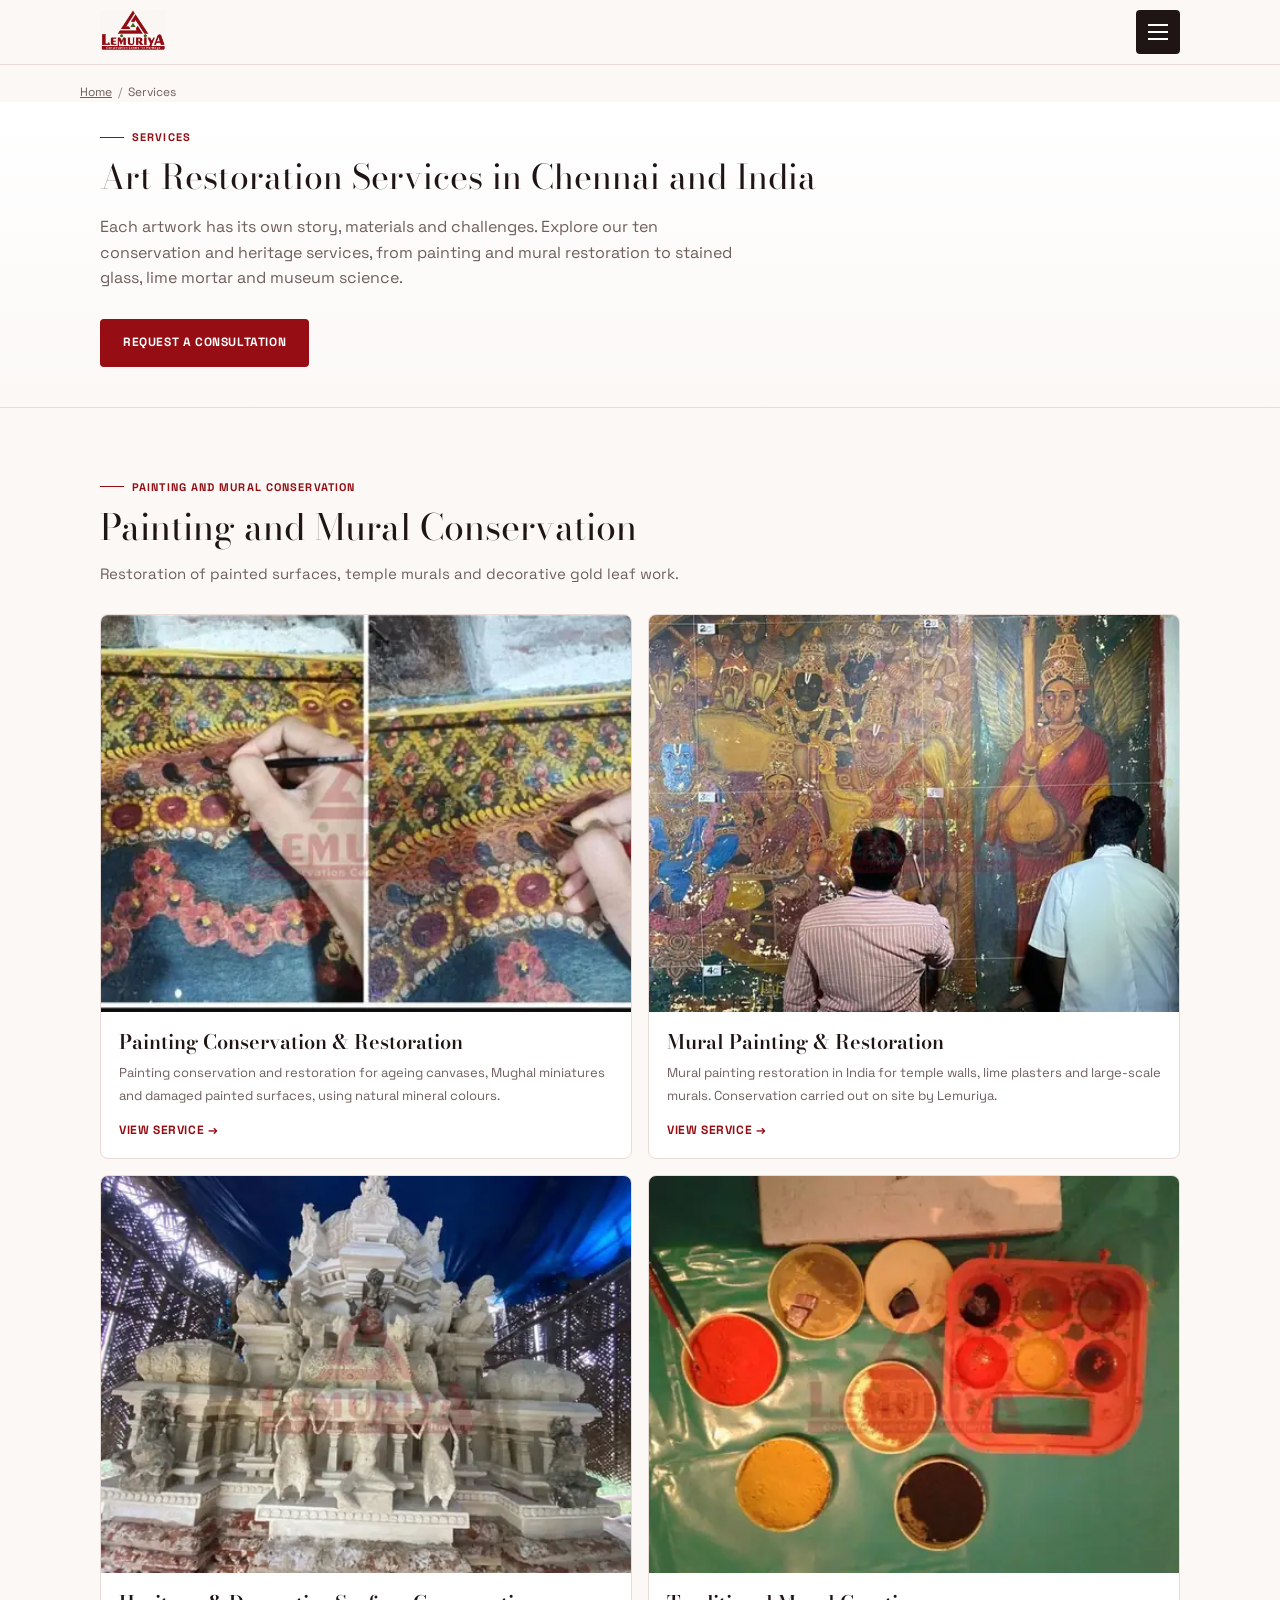
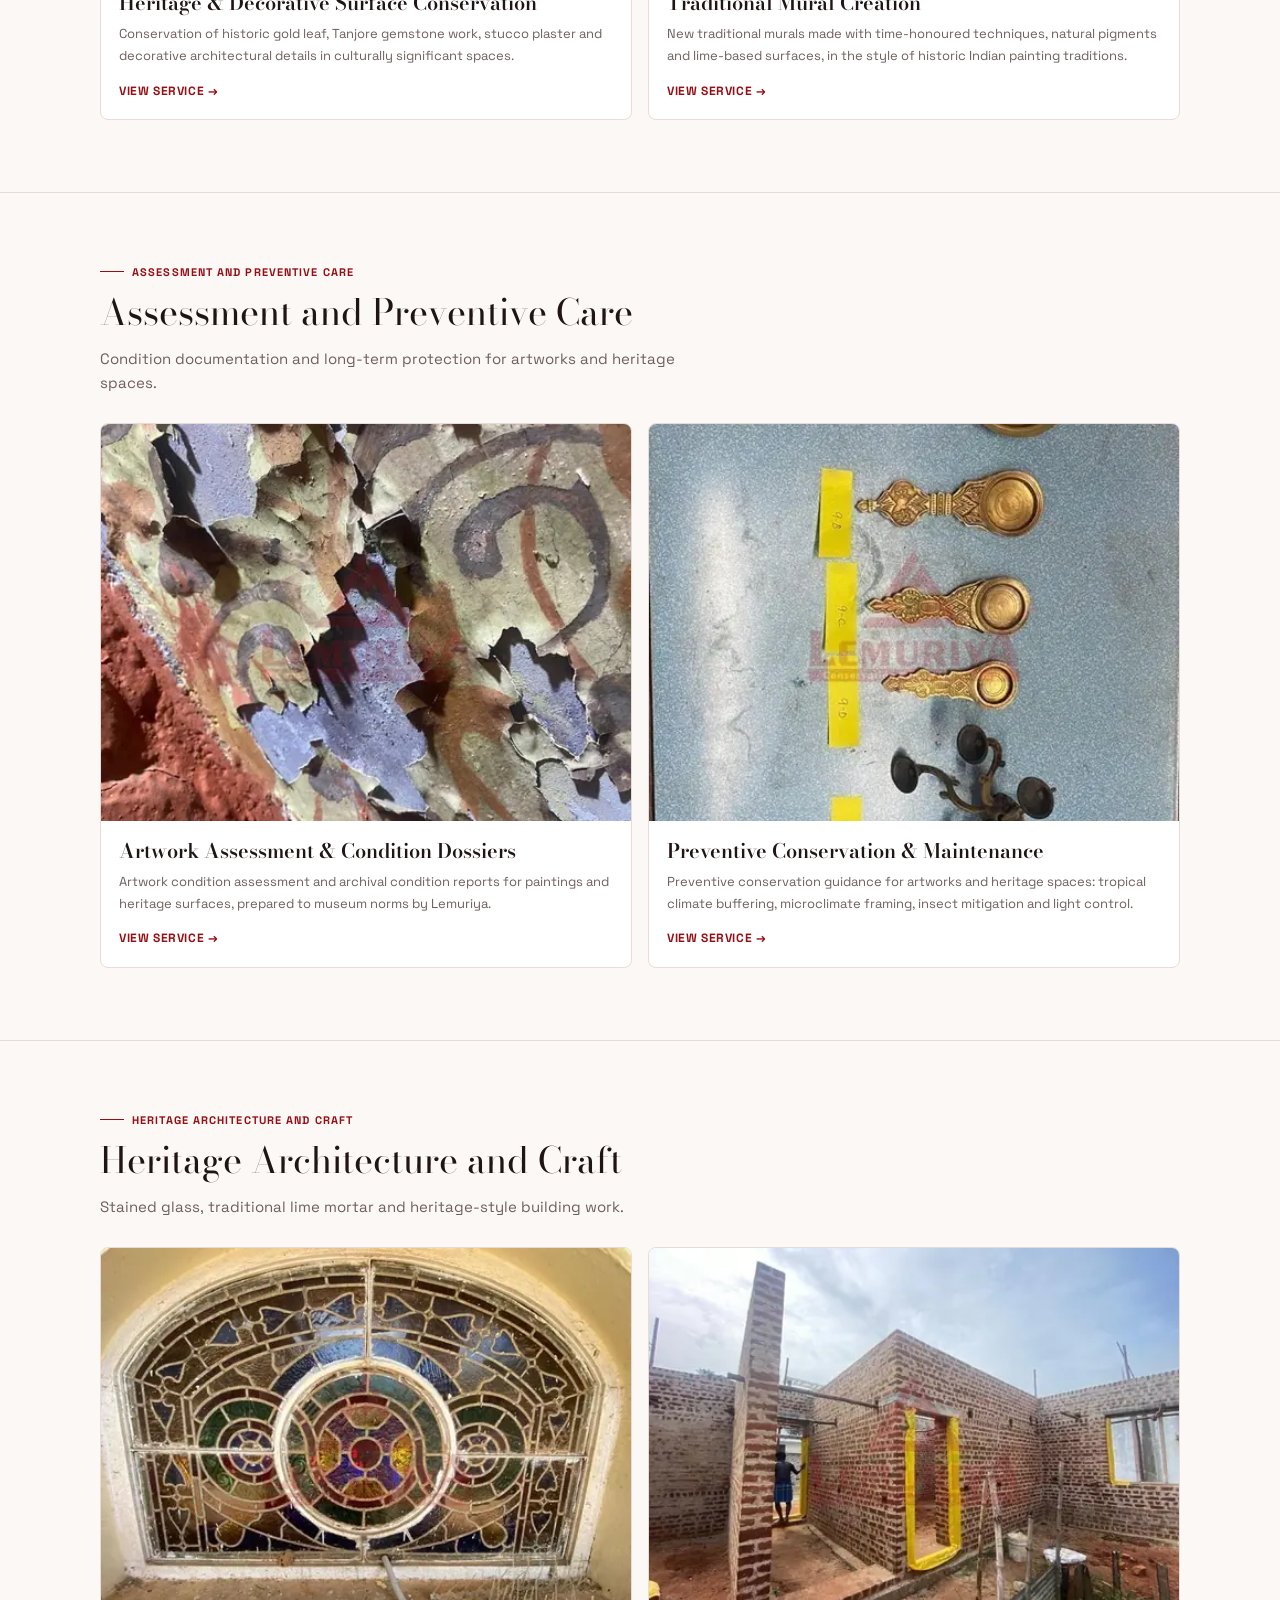
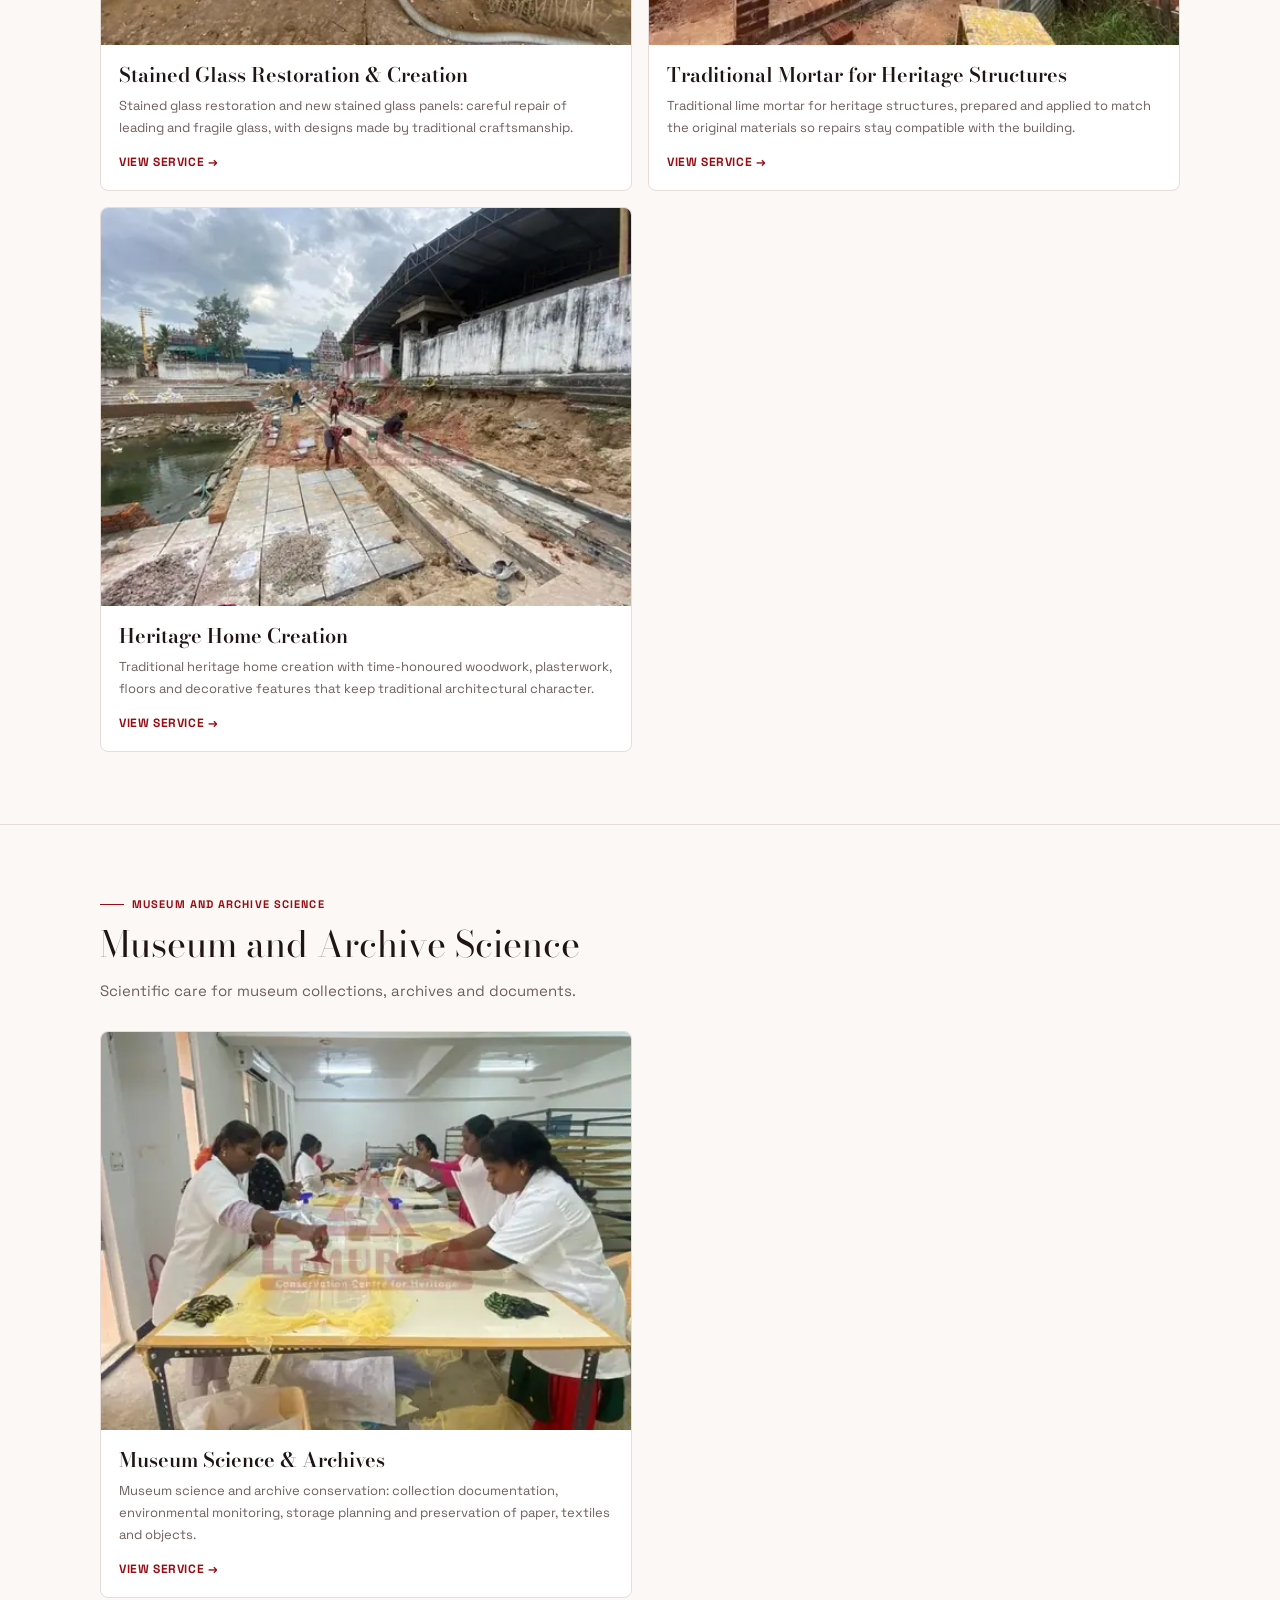
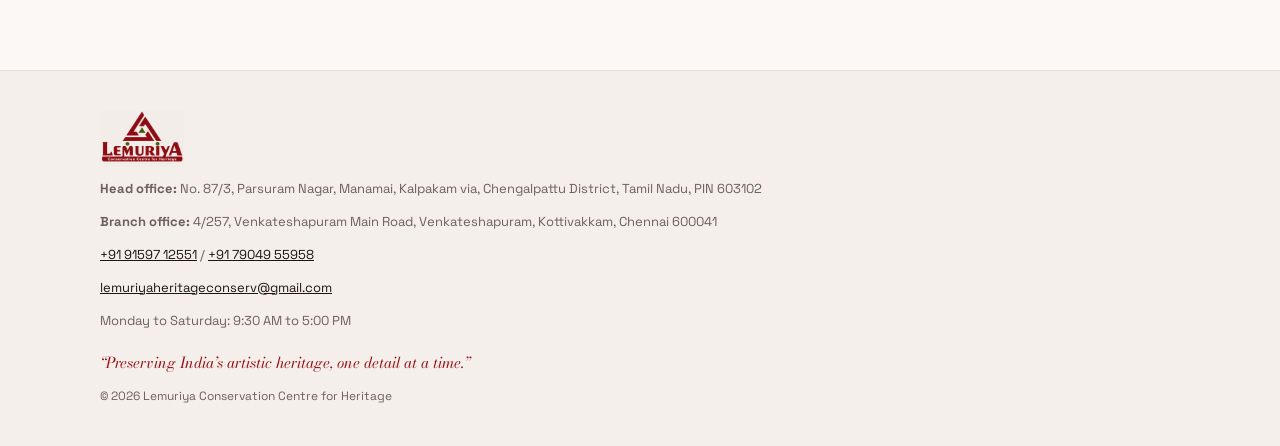
<file: services/index.html>
<!DOCTYPE html>
<html lang="en-IN">
<head>
<meta charset="UTF-8">
<meta name="viewport" content="width=device-width, initial-scale=1">
<title>Art Restoration Services in Chennai &amp; India | Lemuriya</title>
<meta name="description" content="Art restoration services in Chennai and across India from Lemuriya: painting and temple mural restoration, Tanjore gold leaf, stained glass, lime mortar and museum conservation.">
<link rel="canonical" href="https://testlemuriya.vercel.app/services">
<meta name="robots" content="index, follow">
<meta name="theme-color" content="#960d13">
<link rel="icon" type="image/png" href="/images/favicon.png">
<meta property="og:type" content="website">
<meta property="og:site_name" content="Lemuriya Conservation Centre for Heritage">
<meta property="og:title" content="Art Restoration Services in Chennai &amp; India | Lemuriya">
<meta property="og:description" content="Art restoration services in Chennai and across India from Lemuriya: painting and temple mural restoration, Tanjore gold leaf, stained glass, lime mortar and museum conservation.">
<meta property="og:url" content="https://testlemuriya.vercel.app/services">
<meta property="og:image" content="https://testlemuriya.vercel.app/images/og/services.jpg">
<meta property="og:image:width" content="1200">
<meta property="og:image:height" content="630">
<meta property="og:image:alt" content="Lemuriya art restoration services in Chennai and India">
<meta property="og:locale" content="en_IN">
<meta name="twitter:card" content="summary_large_image">
<meta name="twitter:title" content="Art Restoration Services in Chennai &amp; India | Lemuriya">
<meta name="twitter:description" content="Art restoration services in Chennai and across India from Lemuriya: painting and temple mural restoration, Tanjore gold leaf, stained glass, lime mortar and museum conservation.">
<meta name="twitter:image" content="https://testlemuriya.vercel.app/images/og/services.jpg">
<meta name="twitter:image:alt" content="Lemuriya art restoration services in Chennai and India">
<link rel="preconnect" href="https://fonts.googleapis.com">
<link rel="preconnect" href="https://fonts.gstatic.com" crossorigin>
<link href="https://fonts.googleapis.com/css2?family=Bodoni+Moda:ital,wght@0,400;0,600;1,400&family=Space+Grotesk:wght@400;500;700&display=swap" rel="stylesheet">
<link rel="stylesheet" href="/styles.css">
<script type="application/ld+json">
{
 "@context": "https://schema.org",
 "@graph": [
  {
   "@type": "Organization",
   "@id": "https://testlemuriya.vercel.app/#organization",
   "name": "Lemuriya Conservation Centre for Heritage",
   "url": "https://testlemuriya.vercel.app/",
   "logo": "https://testlemuriya.vercel.app/images/lemuriya-logo.png",
   "email": "lemuriyaheritageconserv@gmail.com",
   "telephone": "+91 91597 12551",
   "areaServed": {
    "@type": "Country",
    "name": "India"
   }
  },
  {
   "@type": "CollectionPage",
   "@id": "https://testlemuriya.vercel.app/services#hub",
   "name": "Art Restoration Services in Chennai and India",
   "url": "https://testlemuriya.vercel.app/services",
   "provider": {
    "@id": "https://testlemuriya.vercel.app/#organization"
   }
  },
  {
   "@type": "BreadcrumbList",
   "itemListElement": [
    {
     "@type": "ListItem",
     "position": 1,
     "name": "Home",
     "item": "https://testlemuriya.vercel.app/"
    },
    {
     "@type": "ListItem",
     "position": 2,
     "name": "Services",
     "item": "https://testlemuriya.vercel.app/services"
    }
   ]
  }
 ]
}
</script>
</head>
<body>
<a class="skip-link" href="#main">Skip to content</a>
<header class="site-header">
  <div class="container">
    <a class="brand" href="/" aria-label="Lemuriya Conservation Centre for Heritage, back to top">
      <img src="/images/lemuriya-logo.png" alt="Lemuriya Conservation Centre for Heritage logo" width="480" height="320">
    </a>
    <button class="menu-toggle" type="button" id="menuToggle" aria-expanded="false" aria-controls="menuPanel" aria-label="Open menu">
      <span></span><span></span><span></span>
    </button>
  </div>
  <div class="menu-panel" id="menuPanel">
    <ul>
      <li><a href="/">Home</a></li>
      <li><a href="/#about">About</a></li>
      <li><a href="/#team">Team</a></li>
      <li><a href="/#services">Services</a></li>
      <li><a href="/#projects">Projects</a></li>
      <li><a href="/#testimonials">Testimonials</a></li>
      <li><a href="/#contact">Contact</a></li>
    </ul>
  </div>
</header>
<main id="main">
  <nav class="breadcrumb container" aria-label="Breadcrumb">
    <ol>
      <li><a href="/">Home</a></li>
      <li aria-current="page">Services</li>
    </ol>
  </nav>
  <section class="page-hero" style="border-top:0">
    <div class="container">
      <div class="eyebrow">Services</div>
      <h1>Art Restoration Services in Chennai and India</h1>
      <p class="lede lede-lg">Each artwork has its own story, materials and challenges. Explore our ten conservation and heritage services, from painting and mural restoration to stained glass, lime mortar and museum science.</p>
      <div class="btn-row"><a class="btn btn-primary" href="/#contact">Request a consultation</a></div>
    </div>
  </section>

  <section>
    <div class="container">
      <div class="eyebrow">Painting and Mural Conservation</div>
      <h2 class="h2">Painting and Mural Conservation</h2>
      <p class="lede">Restoration of painted surfaces, temple murals and decorative gold leaf work.</p>
      <div class="service-index-grid">
        <a class="service-index-card" href="/services/painting-conservation">
          <img src="/images/painting-conservation-1.webp" srcset="/images/painting-conservation-1-480.webp 480w, /images/painting-conservation-1.webp 700w" sizes="(min-width:720px) 33vw, 100vw" alt="Hands painting fine detail with a brush on a traditional mural panel" width="700" height="469" loading="lazy" decoding="async">
          <div class="body">
            <h3>Painting Conservation &amp; Restoration</h3>
            <p>Painting conservation and restoration for ageing canvases, Mughal miniatures and damaged painted surfaces, using natural mineral colours.</p>
            <span class="card-link">View service &rarr;</span>
          </div>
        </a>
        <a class="service-index-card" href="/services/mural-restoration">
          <img src="/images/mural-restoration-1.webp" srcset="/images/mural-restoration-1-480.webp 480w, /images/mural-restoration-1.webp 700w" sizes="(min-width:720px) 33vw, 100vw" alt="Conservators examining a painted temple mural with figures of deities" width="700" height="525" loading="lazy" decoding="async">
          <div class="body">
            <h3>Mural Painting &amp; Restoration</h3>
            <p>Mural painting restoration in India for temple walls, lime plasters and large-scale murals. Conservation carried out on site by Lemuriya.</p>
            <span class="card-link">View service &rarr;</span>
          </div>
        </a>
        <a class="service-index-card" href="/services/decorative-surface-conservation">
          <img src="/images/decorative-surface-conservation-1.webp" srcset="/images/decorative-surface-conservation-1-480.webp 480w, /images/decorative-surface-conservation-1.webp 700w" sizes="(min-width:720px) 33vw, 100vw" alt="White stone temple shrine with carved figures, covered by a blue canopy" width="700" height="525" loading="lazy" decoding="async">
          <div class="body">
            <h3>Heritage &amp; Decorative Surface Conservation</h3>
            <p>Conservation of historic gold leaf, Tanjore gemstone work, stucco plaster and decorative architectural details in culturally significant spaces.</p>
            <span class="card-link">View service &rarr;</span>
          </div>
        </a>
        <a class="service-index-card" href="/services/traditional-mural-creation">
          <img src="/images/traditional-mural-creation-1.webp" srcset="/images/traditional-mural-creation-1-480.webp 480w, /images/traditional-mural-creation-1.webp 700w" sizes="(min-width:720px) 33vw, 100vw" alt="Natural mineral pigments in small bowls on a green work surface" width="700" height="525" loading="lazy" decoding="async">
          <div class="body">
            <h3>Traditional Mural Creation</h3>
            <p>New traditional murals made with time-honoured techniques, natural pigments and lime-based surfaces, in the style of historic Indian painting traditions.</p>
            <span class="card-link">View service &rarr;</span>
          </div>
        </a>
      </div>
    </div>
  </section>
  <section>
    <div class="container">
      <div class="eyebrow">Assessment and Preventive Care</div>
      <h2 class="h2">Assessment and Preventive Care</h2>
      <p class="lede">Condition documentation and long-term protection for artworks and heritage spaces.</p>
      <div class="service-index-grid">
        <a class="service-index-card" href="/services/artwork-assessment">
          <img src="/images/artwork-assessment-1.webp" srcset="/images/artwork-assessment-1-480.webp 480w, /images/artwork-assessment-1.webp 700w" sizes="(min-width:720px) 33vw, 100vw" alt="Close-up of flaking paint and exposed plaster on an old painted surface" width="700" height="525" loading="lazy" decoding="async">
          <div class="body">
            <h3>Artwork Assessment &amp; Condition Dossiers</h3>
            <p>Artwork condition assessment and archival condition reports for paintings and heritage surfaces, prepared to museum norms by Lemuriya.</p>
            <span class="card-link">View service &rarr;</span>
          </div>
        </a>
        <a class="service-index-card" href="/services/preventive-conservation">
          <img src="/images/preventive-conservation-1.webp" srcset="/images/preventive-conservation-1-480.webp 480w, /images/preventive-conservation-1.webp 525w" sizes="(min-width:720px) 33vw, 100vw" alt="Brass lamps and ritual objects laid out with yellow labels for documentation" width="525" height="700" loading="lazy" decoding="async">
          <div class="body">
            <h3>Preventive Conservation &amp; Maintenance</h3>
            <p>Preventive conservation guidance for artworks and heritage spaces: tropical climate buffering, microclimate framing, insect mitigation and light control.</p>
            <span class="card-link">View service &rarr;</span>
          </div>
        </a>
      </div>
    </div>
  </section>
  <section>
    <div class="container">
      <div class="eyebrow">Heritage Architecture and Craft</div>
      <h2 class="h2">Heritage Architecture and Craft</h2>
      <p class="lede">Stained glass, traditional lime mortar and heritage-style building work.</p>
      <div class="service-index-grid">
        <a class="service-index-card" href="/services/stained-glass-restoration">
          <img src="/images/stained-glass-restoration-1.webp" srcset="/images/stained-glass-restoration-1-480.webp 480w, /images/stained-glass-restoration-1.webp 700w" sizes="(min-width:720px) 33vw, 100vw" alt="Arched stained glass window with a central medallion under restoration" width="700" height="525" loading="lazy" decoding="async">
          <div class="body">
            <h3>Stained Glass Restoration &amp; Creation</h3>
            <p>Stained glass restoration and new stained glass panels: careful repair of leading and fragile glass, with designs made by traditional craftsmanship.</p>
            <span class="card-link">View service &rarr;</span>
          </div>
        </a>
        <a class="service-index-card" href="/services/traditional-lime-mortar">
          <img src="/images/traditional-lime-mortar-1.webp" srcset="/images/traditional-lime-mortar-1-480.webp 480w, /images/traditional-lime-mortar-1.webp 700w" sizes="(min-width:720px) 33vw, 100vw" alt="Brick walls under construction with a yellow door frame and open sky" width="700" height="525" loading="lazy" decoding="async">
          <div class="body">
            <h3>Traditional Mortar for Heritage Structures</h3>
            <p>Traditional lime mortar for heritage structures, prepared and applied to match the original materials so repairs stay compatible with the building.</p>
            <span class="card-link">View service &rarr;</span>
          </div>
        </a>
        <a class="service-index-card" href="/services/heritage-home-creation">
          <img src="/images/heritage-home-creation-1.webp" srcset="/images/heritage-home-creation-1-480.webp 480w, /images/heritage-home-creation-1.webp 700w" sizes="(min-width:720px) 33vw, 100vw" alt="Stone steps being restored beside a temple tank with a covered colonnade" width="700" height="525" loading="lazy" decoding="async">
          <div class="body">
            <h3>Heritage Home Creation</h3>
            <p>Traditional heritage home creation with time-honoured woodwork, plasterwork, floors and decorative features that keep traditional architectural character.</p>
            <span class="card-link">View service &rarr;</span>
          </div>
        </a>
      </div>
    </div>
  </section>
  <section>
    <div class="container">
      <div class="eyebrow">Museum and Archive Science</div>
      <h2 class="h2">Museum and Archive Science</h2>
      <p class="lede">Scientific care for museum collections, archives and documents.</p>
      <div class="service-index-grid">
        <a class="service-index-card" href="/services/museum-science-archives">
          <img src="/images/museum-science-archives-1.webp" srcset="/images/museum-science-archives-1-480.webp 480w, /images/museum-science-archives-1.webp 700w" sizes="(min-width:720px) 33vw, 100vw" alt="Staff seated at long tables working with pigments and materials in a lab" width="700" height="525" loading="lazy" decoding="async">
          <div class="body">
            <h3>Museum Science &amp; Archives</h3>
            <p>Museum science and archive conservation: collection documentation, environmental monitoring, storage planning and preservation of paper, textiles and objects.</p>
            <span class="card-link">View service &rarr;</span>
          </div>
        </a>
      </div>
    </div>
  </section>
</main>

<footer class="site-footer">
  <div class="container f-grid">
    <img src="/images/lemuriya-logo.png" alt="Lemuriya Conservation Centre for Heritage logo" width="480" height="320" style="height:56px;width:auto;mix-blend-mode:multiply;justify-self:start" loading="lazy">
    <div class="f-row"><strong>Head office:</strong> No. 87/3, Parsuram Nagar, Manamai, Kalpakam via, Chengalpattu District, Tamil Nadu, PIN 603102</div>
    <div class="f-row"><strong>Branch office:</strong> 4/257, Venkateshapuram Main Road, Venkateshapuram, Kottivakkam, Chennai 600041</div>
    <div class="f-row"><a href="tel:+919159712551">+91 91597 12551</a> / <a href="tel:+917904955958">+91 79049 55958</a></div>
    <div class="f-row"><a href="mailto:lemuriyaheritageconserv@gmail.com">lemuriyaheritageconserv@gmail.com</a></div>
    <div class="f-row">Monday to Saturday: 9:30 AM to 5:00 PM</div>
    <p class="closing-sm">&ldquo;Preserving India&rsquo;s artistic heritage, one detail at a time.&rdquo;</p>
    <small>&copy; 2026 Lemuriya Conservation Centre for Heritage</small>
  </div>
</footer>

<script src="/main.js" defer></script>
</body>
</html>
</file>
<file: styles.css>
:root {
    --gold-rgb: 150, 13, 19;
    --gold-text: #960d13;
    --bg-rgb: 251, 248, 246;
    --bg: #fbf8f6;
    --bg-alt: #f5efeb;
    --surface: #ffffff;
    --border: #e8dcd8;
    --gold: #960d13;
    --ink: #1f1514;
    --muted: #6e5f5c;
    --placeholder: #97918d;
    --success: #2f6b3a;
    --error: #9b2c2c;
    --serif: 'Bodoni Moda', Georgia, 'Times New Roman', serif;
    --sans: 'Space Grotesk', system-ui, -apple-system, 'Segoe UI', sans-serif;
  }

  * { box-sizing: border-box; }
  html { scroll-behavior: smooth; }
  body {
    margin: 0;
    background: var(--bg);
    color: var(--ink);
    font-family: var(--sans);
    font-size: 15px;
    line-height: 1.6;
    -webkit-font-smoothing: antialiased;
  }
  img { max-width: 100%; display: block; }
  a { color: inherit; }
  h1, h2, h3 { font-family: var(--serif); font-weight: 400; margin: 0; line-height: 1.2; }
  p { margin: 0; }

  .container { width: 100%; max-width: 1120px; margin: 0 auto; padding: 0 20px; }
  section { padding: 56px 0; border-top: 1px solid var(--border); }
  section[id] { scroll-margin-top: 72px; }
  .section-alt { background: var(--bg-alt); }

  .eyebrow {
    display: flex;
    align-items: center;
    gap: 8px;
    font-weight: 700;
    font-size: 11px;
    line-height: 14px;
    letter-spacing: 1.1px;
    text-transform: uppercase;
    color: var(--gold-text);
    margin-bottom: 12px;
  }
  .eyebrow::before { content: ""; width: 24px; height: 1px; background: var(--gold); }
  .h2 { font-size: 28px; line-height: 34px; color: var(--ink); margin-bottom: 14px; }
  .lede { color: var(--muted); max-width: 60ch; margin-bottom: 28px; }

  /* Buttons */
  .btn {
    display: inline-flex;
    align-items: center;
    justify-content: center;
    height: 48px;
    padding: 0 22px;
    border-radius: 4px;
    font-weight: 700;
    font-size: 12px;
    letter-spacing: 0.6px;
    text-transform: uppercase;
    text-decoration: none;
    border: 1px solid transparent;
    cursor: pointer;
    font-family: var(--sans);
    width: 100%;
  }
  .btn-primary { background: var(--gold); color: #fff; }
  .btn-dark { background: var(--ink); color: #fff; border: 0; }
  .btn-outline { background: var(--surface); color: var(--ink); border-color: var(--border); }
  .btn-soft { background: rgba(var(--gold-rgb), 0.1); color: var(--gold); border-color: rgba(var(--gold-rgb), 0.25); }
  .btn:disabled { opacity: 0.6; cursor: wait; }

  /* Header */
  .site-header {
    position: sticky;
    top: 0;
    z-index: 10;
    background: rgba(var(--bg-rgb), 0.94);
    backdrop-filter: blur(8px);
    border-bottom: 1px solid var(--border);
  }
  .site-header .container {
    display: flex;
    align-items: center;
    justify-content: space-between;
    height: 64px;
  }
  .brand { display: inline-flex; align-items: center; text-decoration: none; }
  .brand img { height: 44px; width: auto; mix-blend-mode: multiply; }

  .menu-toggle {
    width: 44px;
    height: 44px;
    display: flex;
    flex-direction: column;
    align-items: center;
    justify-content: center;
    gap: 5px;
    background: var(--ink);
    border: 0;
    border-radius: 4px;
    cursor: pointer;
    padding: 0;
  }
  .menu-toggle span {
    display: block;
    width: 20px;
    height: 2px;
    background: #fff;
    transition: transform 0.25s ease, opacity 0.25s ease;
  }
  .menu-toggle[aria-expanded="true"] span:nth-child(1) { transform: translateY(7px) rotate(45deg); }
  .menu-toggle[aria-expanded="true"] span:nth-child(2) { opacity: 0; }
  .menu-toggle[aria-expanded="true"] span:nth-child(3) { transform: translateY(-7px) rotate(-45deg); }

  .menu-panel {
    display: none;
    border-top: 1px solid var(--border);
    background: var(--bg);
  }
  .menu-panel.open { display: block; }
  .menu-panel ul { list-style: none; margin: 0; padding: 8px 20px 16px; max-width: 1120px; margin-left: auto; margin-right: auto; }
  .menu-panel a {
    display: block;
    padding: 14px 0;
    border-bottom: 1px solid rgba(229, 226, 220, 0.6);
    font-size: 13px;
    font-weight: 500;
    letter-spacing: 0.8px;
    text-transform: uppercase;
    text-decoration: none;
    color: var(--ink);
  }
  .menu-panel li:last-child a { border-bottom: 0; }
  .menu-panel a:hover, .menu-panel a:focus-visible { color: var(--gold); outline: none; }

  /* Hero */
  .hero {
    background: linear-gradient(to bottom, #fff, var(--bg));
    padding: 40px 0 48px;
    border-top: 0;
  }
  .hero h1 { font-size: 34px; line-height: 42px; margin-bottom: 18px; }
  .hero h1 em { color: var(--gold); }
  .hero .narrative { color: var(--muted); max-width: 56ch; margin-bottom: 28px; }
  .hero .cta { margin-bottom: 20px; }
  .trust { text-align: center; font-size: 11px; line-height: 16px; letter-spacing: 0.3px; color: var(--muted); font-weight: 500; }
  .placeholder-img {
    aspect-ratio: 4 / 3;
    background: linear-gradient(135deg, #efeae1, #e2dccf);
    border: 1px solid var(--border);
    border-radius: 8px;
    display: flex;
    align-items: center;
    justify-content: center;
    color: var(--muted);
    font-size: 12px;
    letter-spacing: 0.6px;
    text-transform: uppercase;
    text-align: center;
    padding: 16px;
    box-shadow: 0 4px 20px rgba(25, 24, 23, 0.06);
  }
  .team-grid { display: grid; gap: 16px; align-items: center; }
  #team { padding-bottom: 32px; }
  .team-more { display: none; grid-template-columns: 1fr; gap: 14px; margin-top: 16px; }
  .team-more.open { display: grid; }
  .profile { background: var(--surface); border: 1px solid var(--border); border-radius: 8px; padding: 18px; display: flex; gap: 14px; align-items: flex-start; }
  .avatar-lg { width: 120px; height: 120px; overflow: hidden; border-radius: 10px; background: rgba(var(--gold-rgb), 0.1); border: 1px solid rgba(var(--gold-rgb), 0.2); color: var(--gold); display: flex; align-items: center; justify-content: center; font-size: 22px; flex-shrink: 0; }
  .avatar-lg img { width: 100%; height: 100%; object-fit: cover; border-radius: 10px; }
  .profile h3 { font-size: 18px; font-weight: 600; margin-bottom: 2px; }
  .profile .role { font-size: 11px; letter-spacing: 0.55px; text-transform: uppercase; color: var(--gold-text); font-weight: 700; margin-bottom: 8px; }
  .profile p { font-size: 13px; line-height: 1.7; color: var(--muted); }
  @media (min-width: 720px) { .team-more { grid-template-columns: repeat(3, 1fr); } }
  .team-img { width: 100%; height: auto; border-radius: 8px; border: 1px solid var(--border); box-shadow: 0 4px 20px rgba(25, 24, 23, 0.06); }
  .hero-img { width: 100%; height: auto; border-radius: 8px; border: 1px solid var(--border); box-shadow: 0 4px 20px rgba(25, 24, 23, 0.06); margin-top: 32px; }

  /* About */
  .about-grid { display: grid; gap: 40px; }
  .about-copy p + p { margin-top: 14px; }
  .about-copy p { color: var(--muted); }
  .callout {
    position: relative;
    background: var(--surface);
    border: 1px solid var(--border);
    border-radius: 8px;
    padding: 24px 24px 24px 30px;
    margin-top: 28px;
    overflow: hidden;
  }
  .callout::before {
    content: "";
    position: absolute;
    left: 0; top: 0; bottom: 0;
    width: 6px;
    background: var(--gold);
  }
  .callout .label { font-weight: 700; font-size: 12px; letter-spacing: 0.6px; text-transform: uppercase; color: var(--gold-text); margin-bottom: 8px; }
  .callout blockquote { margin: 0; font-family: var(--serif); font-size: 18px; line-height: 1.5; }
  .about-actions { margin-top: 28px; }

  /* Services */
  .service-grid { display: grid; gap: 14px; margin-bottom: 28px; }
  .service-card {
    background: var(--surface);
    border: 1px solid var(--border);
    border-radius: 8px;
    padding: 20px;
    display: flex;
    flex-direction: column;
    gap: 8px;
  }
  .service-top {
    display: flex;
    justify-content: space-between;
    align-items: baseline;
    gap: 12px;
  }
  .service-num { font-family: var(--serif); font-size: 20px; color: var(--gold); }
  .service-tag { font-size: 11px; letter-spacing: 0.55px; text-transform: uppercase; color: var(--muted); font-weight: 500; text-align: right; }
  .service-card h3 { font-size: 20px; font-weight: 600; margin-top: 4px; }
  .service-card p { font-size: 13px; line-height: 1.7; color: var(--muted); }
  .service-gallery { display: grid; grid-template-columns: repeat(3, 1fr); gap: 6px; margin-top: 12px; }
  .service-gallery img { width: 100%; height: auto; border-radius: 4px; border: 1px solid var(--border); }
  .service-card.extra { display: none; }
  .case.extra-case { display: none; }
  .case-grid.expanded .case.extra-case { display: block; }
  .service-grid.expanded .service-card.extra { display: flex; }

  /* Featured projects */
  .case { background: var(--surface); border: 1px solid var(--border); border-radius: 8px; padding: 18px; margin-bottom: 20px; }
  .case-meta { display: flex; justify-content: space-between; gap: 12px; font-size: 11px; letter-spacing: 1.1px; text-transform: uppercase; }
  .case-meta .k { color: var(--gold); font-weight: 700; }
  .case-meta .v { color: var(--muted); font-weight: 500; text-align: right; letter-spacing: 0.4px; }
  .case h3 { font-size: 20px; font-weight: 600; margin: 14px 0 10px; }
  .case > p { font-size: 13px; line-height: 1.7; color: var(--muted); margin-bottom: 16px; }
  .toggle {
    display: flex;
    gap: 4px;
    background: var(--bg-alt);
    border: 1px solid var(--border);
    border-radius: 4px;
    padding: 5px;
    margin-bottom: 12px;
  }
  .toggle button {
    flex: 1;
    border: 0;
    background: transparent;
    padding: 8px 0;
    border-radius: 4px;
    font-family: var(--sans);
    font-weight: 700;
    font-size: 11px;
    letter-spacing: 0.55px;
    text-transform: uppercase;
    color: var(--muted);
    cursor: pointer;
  }
  .toggle button[aria-pressed="true"] { background: var(--gold); color: #fff; }
  .state-tag {
    display: inline-block;
    background: var(--bg);
    border: 1px solid var(--border);
    border-radius: 4px;
    padding: 5px 11px;
    font-size: 11px;
    font-weight: 500;
    letter-spacing: 0.6px;
    text-transform: uppercase;
    color: var(--ink);
    margin-bottom: 12px;
  }
  .after-note { background: var(--bg); border: 1px solid var(--border); border-radius: 4px; padding: 11px; font-size: 13px; line-height: 1.6; color: var(--muted); }
  .after-note strong { color: var(--ink); }

  /* Achievements */
  .metrics { display: grid; gap: 12px; margin-bottom: 28px; }
  .metric {
    background: var(--surface);
    border: 1px solid var(--border);
    border-radius: 8px;
    padding: 18px;
    display: flex;
    gap: 16px;
    align-items: flex-start;
  }
  .metric-num { font-family: var(--serif); font-size: 28px; line-height: 1.1; color: var(--ink); }
  .metric-label { font-size: 11px; font-weight: 700; letter-spacing: 0.55px; text-transform: uppercase; color: var(--gold-text); margin: 4px 0 6px; }
  .metric-desc { font-size: 13px; line-height: 1.6; color: var(--muted); }
  .awards { background: var(--surface); border: 1px solid var(--border); border-radius: 8px; padding: 18px; }
  .awards-title { font-size: 12px; font-weight: 700; letter-spacing: 0.6px; text-transform: uppercase; color: var(--gold-text); margin-bottom: 12px; }
  .awards ul { list-style: none; margin: 0; padding: 0; }
  .awards li { display: flex; gap: 10px; padding: 10px 0; border-bottom: 1px solid rgba(229, 226, 220, 0.6); font-size: 13px; line-height: 1.6; }
  .awards li:last-child { border-bottom: 0; padding-bottom: 0; }
  .awards li::before { content: "\203A"; color: var(--gold); font-weight: 700; }
  .awards li strong { color: var(--ink); }

  /* Testimonials */
  .testimonials { display: grid; gap: 16px; }
  .testimonial { background: var(--surface); border: 1px solid var(--border); border-radius: 8px; padding: 20px; }
  .stars { color: var(--gold); letter-spacing: 3px; font-size: 13px; margin-bottom: 12px; }
  .testimonial blockquote { margin: 0 0 16px; font-size: 15px; line-height: 1.7; color: var(--ink); }
  .author { display: flex; align-items: center; gap: 12px; }
  .avatar {
    width: 36px; height: 36px;
    border-radius: 9999px;
    background: rgba(var(--gold-rgb), 0.1);
    border: 1px solid rgba(var(--gold-rgb), 0.2);
    color: var(--gold);
    font-weight: 700;
    font-size: 13px;
    display: flex; align-items: center; justify-content: center;
    flex-shrink: 0;
  }
  .author-name { font-weight: 700; font-size: 12px; letter-spacing: 0.6px; }
  .author-role { font-size: 11px; color: var(--muted); letter-spacing: 0.3px; }

  /* Contact / footer */
  .contact-grid { display: grid; gap: 28px; }
  .intake {
    background: var(--bg);
    border: 1px solid var(--border);
    border-radius: 8px;
    padding: 20px;
  }
  .intake form { display: flex; flex-direction: column; gap: 16px; }
  .intake label {
    display: block;
    font-weight: 700;
    font-size: 11px;
    letter-spacing: 0.55px;
    text-transform: uppercase;
    color: var(--muted);
    margin-bottom: 4px;
  }
  .intake input {
    width: 100%;
    height: 44px;
    padding: 11px 13px;
    background: #fff;
    border: 1px solid var(--border);
    border-radius: 4px;
    font-family: var(--sans);
    font-size: 16px;
    color: var(--ink);
  }
  .intake input::placeholder { color: var(--placeholder); }
  .intake input:focus { outline: 2px solid var(--gold); outline-offset: 1px; }
  #status { font-size: 14px; line-height: 20px; min-height: 20px; }
  #status.ok { color: var(--success); }
  #status.err { color: var(--error); }

  .info {
    background: var(--bg);
    border: 1px solid var(--border);
    border-radius: 8px;
    padding: 20px;
    display: flex;
    flex-direction: column;
    gap: 14px;
    font-size: 13px;
    color: var(--muted);
  }
  .info .org { font-weight: 700; font-size: 12px; letter-spacing: 0.6px; text-transform: uppercase; color: var(--ink); }
  .info .row { display: flex; gap: 10px; }
  .info a { color: inherit; text-decoration: underline; text-underline-offset: 3px; }
  .info .row span.ic { color: var(--gold); font-weight: 700; flex-shrink: 0; width: 16px; text-align: center; }
  .social { display: flex; gap: 10px; margin-top: 4px; }
  .social a {
    flex: 1;
    height: 48px;
    display: flex; align-items: center; justify-content: center;
    background: var(--surface);
    border: 1px solid var(--border);
    border-radius: 8px;
    text-decoration: none;
    font-size: 11px;
    font-weight: 700;
    letter-spacing: 0.5px;
    text-transform: uppercase;
    color: var(--ink);
  }
  .social a { gap: 8px; padding: 0 6px; }
  .social a svg { flex-shrink: 0; }
  .social a:hover { border-color: var(--gold); color: var(--gold); }
  .closing {
    border-top: 1px solid rgba(229, 226, 220, 0.6);
    margin-top: 40px;
    padding: 20px 0 8px;
    text-align: center;
    font-family: var(--serif);
    font-style: italic;
    font-size: 15px;
    color: var(--gold);
  }

  /* Desktop */
  @media (min-width: 720px) {
    section { padding: 72px 0; }
    .hero { padding: 64px 0 72px; }
    .hero .inner { display: grid; grid-template-columns: 1fr 1fr; gap: 56px; align-items: center; }
    .hero h1 { font-size: 46px; line-height: 54px; }
    .hero-img { margin-top: 0; }
    .h2 { font-size: 36px; line-height: 42px; }
    .about-grid { grid-template-columns: 1fr 1fr; align-items: start; }
    .service-grid { grid-template-columns: repeat(2, 1fr); }
    .case-grid { display: grid; grid-template-columns: repeat(3, 1fr); gap: 20px; }
    .case { margin-bottom: 0; }
    .metrics { grid-template-columns: repeat(3, 1fr); }
    .testimonials { grid-template-columns: repeat(2, 1fr); }
    .contact-grid { grid-template-columns: 1fr 1fr; align-items: start; }
    .btn { width: auto; }
    .hero .btn, .about-actions .btn { width: auto; }
  }
  @media (min-width: 720px) {
    .team-grid { grid-template-columns: 1fr 1fr; }
  }
  @media (min-width: 1000px) {
    .service-grid { grid-template-columns: repeat(3, 1fr); }
  }

  /* ===== Animations ===== */
  @keyframes fadeUp { from { opacity: 0; transform: translateY(20px); } to { opacity: 1; transform: none; } }
  @keyframes fadeIn { from { opacity: 0; } to { opacity: 1; } }
  @keyframes slideDown { from { opacity: 0; transform: translateY(-8px); } to { opacity: 1; transform: none; } }

  /* Hero entrance */
  .hero h1, .hero .narrative, .hero .cta, .hero .trust { animation: fadeUp 0.9s ease both; }
  .hero .narrative { animation-delay: 0.15s; }
  .hero .cta { animation-delay: 0.3s; }
  .hero .trust { animation-delay: 0.4s; }
  .hero-img { animation: fadeUp 1s ease 0.2s both; }

  /* Scroll reveal (applied by JS) */
  .reveal { opacity: 0; transform: translateY(24px); transition: opacity 0.8s ease, transform 0.8s ease, box-shadow 0.35s ease; }
  .reveal.in { opacity: 1; transform: none; }

  /* Cards lift on hover */
  .reveal.in.service-card:hover, .reveal.in.case:hover, .reveal.in.metric:hover,
  .reveal.in.testimonial:hover, .reveal.in.profile:hover {
    transform: translateY(-4px);
    box-shadow: 0 12px 28px rgba(25, 24, 23, 0.10);
  }

  /* Buttons */
  .btn { transition: transform 0.2s ease, box-shadow 0.2s ease, background-color 0.2s ease; }
  .btn:hover { transform: translateY(-2px); box-shadow: 0 6px 16px rgba(25, 24, 23, 0.15); }
  .btn:active { transform: scale(0.98); }

  /* Photos zoom gently */
  .service-gallery { overflow: hidden; }
  .service-gallery img { transition: transform 0.6s ease; }
  .service-gallery img:hover { transform: scale(1.06); }
  .team-img, .hero-img { transition: transform 0.6s ease, box-shadow 0.4s ease; }
  .team-img:hover, .hero-img:hover { transform: scale(1.01); }

  /* Before / after photos fade when switched */
  .case [data-before-img], .case [data-after-img] { animation: fadeIn 0.6s ease; }

  /* Menus and expanding sections */
  .menu-panel.open { animation: slideDown 0.3s ease; }
  .team-more.open { animation: fadeUp 0.5s ease; }

  /* Header gains a shadow once the page scrolls */
  .site-header { transition: box-shadow 0.3s ease; }
  .site-header.scrolled { box-shadow: 0 4px 18px rgba(25, 24, 23, 0.08); }

  /* Respect people who turn off motion */
  @media (prefers-reduced-motion: reduce) {
    *, *::before, *::after { animation: none !important; transition: none !important; scroll-behavior: auto !important; }
    .reveal { opacity: 1; transform: none; }
  }


  /* ===== Before / after slider ===== */
  .ba { position: relative; aspect-ratio: 4 / 3; overflow: hidden; border-radius: 4px; border: 1px solid var(--border); margin-bottom: 12px; background: var(--bg-alt); user-select: none; --pos: 50%; }
  .ba img { position: absolute; inset: 0; width: 100%; height: 100%; object-fit: cover; }
  .ba-before { clip-path: inset(0 calc(100% - var(--pos)) 0 0); }
  .ba-divider { position: absolute; top: 0; bottom: 0; left: var(--pos); width: 2px; background: #fff; transform: translateX(-1px); box-shadow: 0 0 8px rgba(0, 0, 0, 0.35); pointer-events: none; }
  .ba-divider span { position: absolute; top: 50%; left: 50%; width: 38px; height: 38px; margin: -19px 0 0 -19px; border-radius: 9999px; background: #fff; color: var(--gold); display: flex; align-items: center; justify-content: center; font-size: 15px; font-weight: 700; box-shadow: 0 4px 12px rgba(0, 0, 0, 0.25); }
  .ba-range { position: absolute; inset: 0; width: 100%; height: 100%; opacity: 0; cursor: ew-resize; margin: 0; z-index: 2; }
  .ba-tag { position: absolute; top: 10px; z-index: 1; background: rgba(25, 24, 23, 0.65); color: #fff; font-size: 10px; font-weight: 700; letter-spacing: 0.6px; text-transform: uppercase; padding: 4px 8px; border-radius: 3px; pointer-events: none; }
  .ba-tag-before { left: 10px; }
  .ba-tag-after { right: 10px; }
  .ba:focus-within { outline: 2px solid var(--gold); outline-offset: 2px; }

  /* ===== Counters ===== */
  .count { font-variant-numeric: tabular-nums; }

  /* ===== Lightbox ===== */
  .lightbox { position: fixed; inset: 0; z-index: 100; background: rgba(15, 12, 11, 0.92); display: flex; align-items: center; justify-content: center; padding: 20px; }
  .lightbox[hidden] { display: none; }
  .lightbox figure { margin: 0; display: flex; flex-direction: column; align-items: center; gap: 10px; max-width: 92vw; }
  .lightbox img { max-width: 92vw; max-height: 80vh; object-fit: contain; border-radius: 4px; animation: fadeIn 0.3s ease; }
  .lightbox figcaption { color: #e9e4dc; font-size: 13px; text-align: center; max-width: 70ch; }
  .lb-btn { position: absolute; background: rgba(255, 255, 255, 0.1); color: #fff; border: 0; border-radius: 9999px; width: 44px; height: 44px; font-size: 22px; cursor: pointer; display: flex; align-items: center; justify-content: center; }
  .lb-btn:hover { background: rgba(255, 255, 255, 0.22); }
  .lb-close { top: 16px; right: 16px; }
  .lb-prev { left: 16px; top: 50%; transform: translateY(-50%); }
  .lb-next { right: 16px; top: 50%; transform: translateY(-50%); }
  .zoomable { cursor: zoom-in; }
  .zoomable:focus-visible { outline: 2px solid var(--gold); outline-offset: 2px; }


/* ===== SEO page structure additions ===== */
.featured-media { display: block; }
.featured-media img { width: 100%; height: auto; aspect-ratio: 3 / 4; object-fit: cover; border-radius: 6px; border: 1px solid var(--border); }
.featured-project h3 a { color: inherit; text-decoration: none; }
.featured-project h3 a:hover, .featured-project h3 a:focus-visible { color: var(--gold); text-decoration: underline; }
.rrv-work { padding: 56px 0; border-top: 1px solid var(--border); }
.rrv-work h2 { margin: 12px 0 14px; }
.rrv-text { margin-bottom: 26px; }
.rrv-text p { color: var(--muted); max-width: 70ch; }
.rrv-ba { aspect-ratio: 3 / 4; max-width: 520px; margin: 0 auto 14px; }
.rrv-work .after-note { max-width: 520px; margin: 0 auto 28px; }
.rrv-sub { font-size: 22px; font-weight: 600; margin: 8px 0 18px; }
.featured-project { display: grid; gap: 24px; background: var(--surface); border: 1px solid var(--border); border-radius: 8px; padding: 18px; margin-bottom: 28px; }
@media (min-width: 720px) { .featured-project { grid-template-columns: 1fr 1fr; align-items: center; padding: 24px; } }
.featured-project .placeholder-img { aspect-ratio: 4 / 3; }
.featured-project h3 { font-size: 22px; font-weight: 600; margin: 14px 0 10px; }
.featured-project p { font-size: 13px; line-height: 1.7; color: var(--muted); margin-bottom: 18px; }
.map-block { margin-top: 48px; }
.map-title { font-size: 22px; margin-bottom: 18px; }
.map-grid { display: grid; gap: 18px; }
@media (min-width: 720px) { .map-grid { grid-template-columns: 1fr 1fr; } }
.map-card { background: var(--surface); border: 1px solid var(--border); border-radius: 8px; padding: 16px; }
.map-card h4 { font-family: var(--sans); font-size: 12px; letter-spacing: 0.6px; text-transform: uppercase; color: var(--gold-text); margin-bottom: 6px; }
.map-card p { font-size: 13px; color: var(--muted); margin-bottom: 12px; }
.map-card iframe { width: 100%; height: 280px; border: 0; border-radius: 6px; }
.svc-gallery img { aspect-ratio: 4 / 3; object-fit: cover; }
.contact-grid { grid-template-columns: minmax(0, 1fr); }
.intake, .info { min-width: 0; }
.info .row span, .f-row { overflow-wrap: anywhere; }
.skip-link { position: absolute; left: -9999px; top: 8px; background: #fff; color: var(--ink); padding: 8px 12px; z-index: 200; }
.skip-link:focus { left: 8px; }
.hero-tagline { font-family: var(--serif); font-style: italic; font-size: 20px; line-height: 1.4; color: var(--gold-text); margin-bottom: 18px; }
.card-link { display: inline-block; margin-top: 6px; font-size: 12px; font-weight: 700; letter-spacing: 0.6px; text-transform: uppercase; color: var(--gold-text); text-decoration: none; }
.card-link:hover, .card-link:focus-visible { text-decoration: underline; }
.service-card h3 a { color: inherit; text-decoration: none; }
.service-card h3 a:hover, .service-card h3 a:focus-visible { color: var(--gold); text-decoration: underline; }
.breadcrumb { padding: 18px 0 0; font-size: 12px; color: var(--muted); }
.breadcrumb ol { list-style: none; display: flex; flex-wrap: wrap; gap: 6px; margin: 0; padding: 0; }
.breadcrumb li + li::before { content: "/"; margin-right: 6px; color: var(--placeholder); }
.breadcrumb a { color: var(--muted); }
.page-hero { padding: 28px 0 40px; background: linear-gradient(to bottom, #fff, var(--bg)); border-top: 0; }
.page-hero h1 { font-size: 34px; line-height: 42px; margin-bottom: 16px; }
.lede-lg { font-size: 16px; max-width: 64ch; }
.btn-row { display: flex; flex-wrap: wrap; gap: 12px; margin-top: 24px; }
.btn-row .btn { width: auto; }
.svc-gallery { grid-template-columns: 1fr; gap: 12px; }
.svc-gallery img { cursor: zoom-in; }
@media (min-width: 720px) { .svc-gallery { grid-template-columns: repeat(3, 1fr); } }
.prose p { color: var(--muted); max-width: 66ch; }
.prose p + p { margin-top: 14px; }
.prose h2 { margin-bottom: 14px; }
.related-grid { display: grid; gap: 14px; }
@media (min-width: 720px) { .related-grid { grid-template-columns: repeat(3, 1fr); } }
.related-card { display: flex; flex-direction: column; gap: 8px; background: var(--surface); border: 1px solid var(--border); border-radius: 8px; padding: 20px; text-decoration: none; color: var(--ink); }
.related-card:hover, .related-card:focus-visible { border-color: var(--gold); }
.related-card h3 { font-size: 18px; font-weight: 600; }
.related-card span.more { font-size: 12px; font-weight: 700; letter-spacing: 0.6px; text-transform: uppercase; color: var(--gold-text); }
.cta-band p { color: var(--muted); max-width: 60ch; margin-bottom: 24px; }
.service-index-grid { display: grid; gap: 16px; }
@media (min-width: 720px) { .service-index-grid { grid-template-columns: repeat(2, 1fr); } }
.service-index-card { background: var(--surface); border: 1px solid var(--border); border-radius: 8px; overflow: hidden; text-decoration: none; color: var(--ink); display: flex; flex-direction: column; }
.service-index-card:hover, .service-index-card:focus-visible { border-color: var(--gold); }
.service-index-card img { width: 100%; height: auto; aspect-ratio: 4 / 3; object-fit: cover; }
.service-index-card .body { padding: 18px; display: flex; flex-direction: column; gap: 8px; }
.service-index-card h3 { font-size: 20px; font-weight: 600; }
.service-index-card p { font-size: 13px; line-height: 1.7; color: var(--muted); }
.site-footer { border-top: 1px solid var(--border); padding: 40px 0; background: var(--bg-alt); }
.f-grid { display: grid; gap: 12px; }
.f-row { font-size: 13px; color: var(--muted); line-height: 1.6; }
.f-row a { color: var(--ink); }
.closing-sm { font-family: var(--serif); font-style: italic; color: var(--gold-text); margin-top: 8px; }
.site-footer small { color: var(--muted); font-size: 12px; }
</file>
